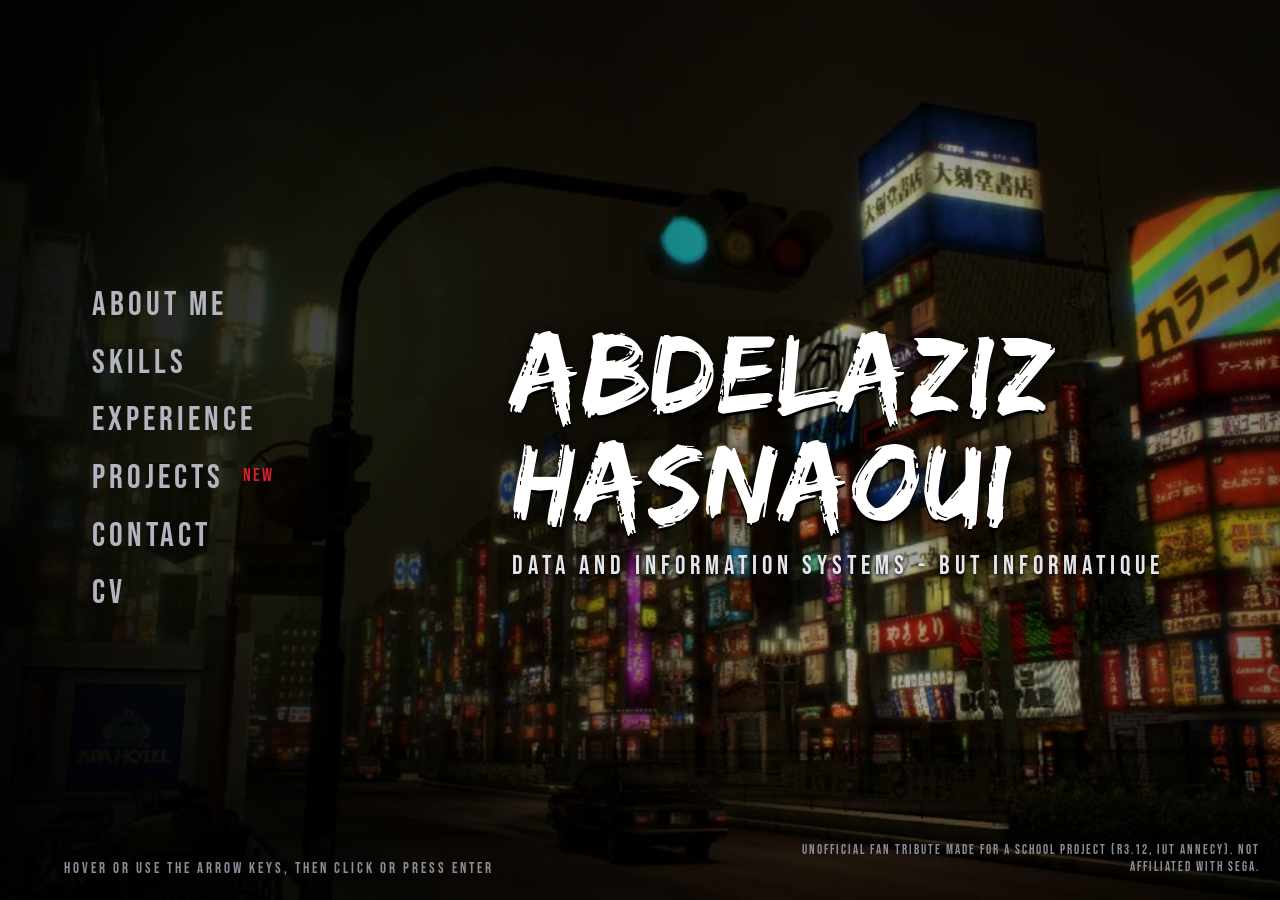
<file: index.html>
<!DOCTYPE html>
<html lang="en">
<head>
  <meta charset="utf-8">
  <meta name="viewport" content="width=device-width, initial-scale=1">
  <title>Abdelaziz Hasnaoui - Portfolio</title>
  <meta name="description" content="Portfolio of Abdelaziz Hasnaoui, BUT Informatique student (data track): about, skills, experience, projects and contact.">
  <link rel="stylesheet" href="style.css">
</head>
<body class="title-screen">

  <!-- vidéo en boucle (sans son) : une rue de Kamurocho la nuit -->
  <video class="bg-video" autoplay muted loop playsinline poster="assets/video/poster.jpg" aria-hidden="true">
    <source src="assets/video/kamurocho-loop.mp4" type="video/mp4">
  </video>
  <div class="title-shade" aria-hidden="true"></div>

  <h1 class="sr-only">Abdelaziz Hasnaoui - Portfolio</h1>

  <main class="title-layout">
    <!-- le menu : chaque lien a un titre (data-title) et un sous-titre (data-sub)
         que home.js affiche au centre quand on survole le lien -->
    <nav class="menu" aria-label="Main menu">
      <ul>
        <li><a href="about.html" data-title="Abdelaziz Hasnaoui" data-sub="Data and information systems - BUT Informatique">About me</a></li>
        <li><a href="skills.html" data-title="Skills" data-sub="SQL - Power BI - C# - Web - Scrum">Skills</a></li>
        <li><a href="experience.html" data-title="The story so far" data-sub="University projects and work experience">Experience</a></li>
        <li><a href="projects.html" data-title="Substories" data-sub="Four case files, filter by technology">Projects <span class="new">NEW</span></a></li>
        <li><a href="contact.html" data-title="Let's make a deal" data-sub="Internship from 5 April 2027">Contact</a></li>
        <li><a href="cv.html" data-title="My CV" data-sub="Read it here, then download the PDF">CV</a></li>
      </ul>
    </nav>

    <!-- le grand titre au centre -->
    <div class="title-box swap" id="titleBox" aria-hidden="true">
      <p class="title-text" id="titleText">Abdelaziz Hasnaoui</p>
      <p class="title-sub" id="titleSub">Data and information systems - BUT Informatique</p>
    </div>
  </main>

  <p class="hint">Hover or use the arrow keys, then click or press Enter</p>
  <p class="legal">Unofficial fan tribute made for a school project (R3.12, IUT Annecy). Not affiliated with SEGA.</p>

  <script src="video.js"></script>
  <script src="transition.js"></script>
  <script src="home.js"></script>
</body>
</html>
</file>
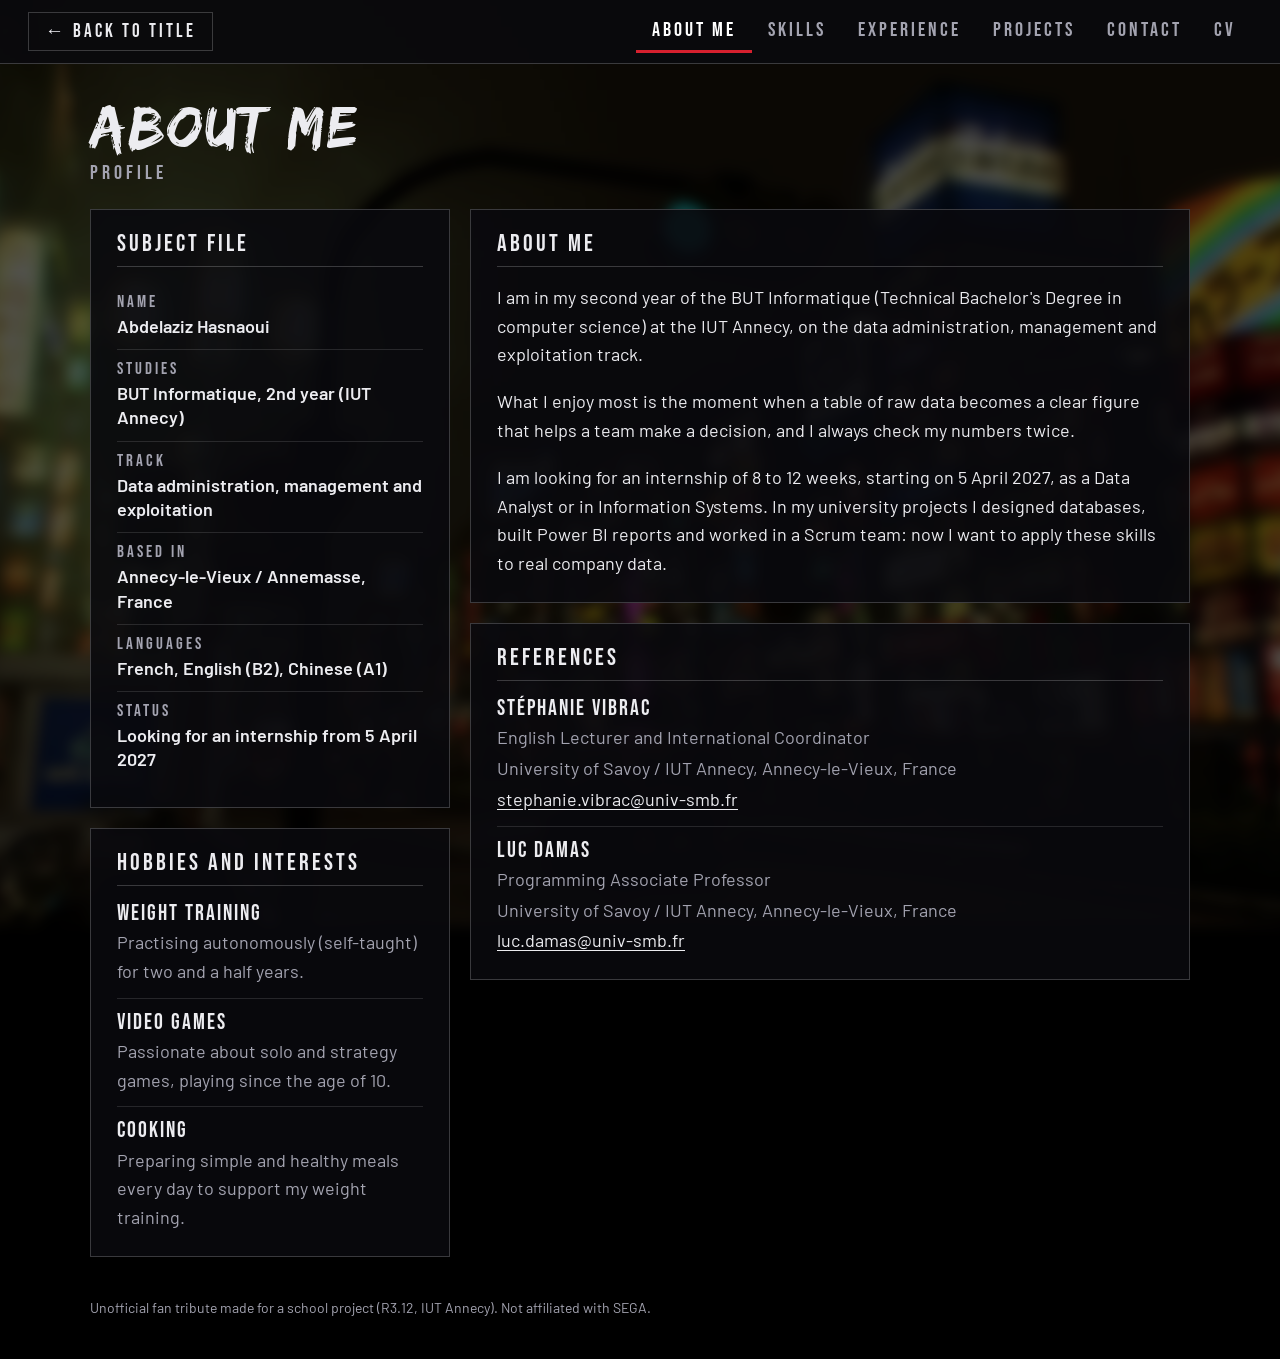
<file: about.html>
<!DOCTYPE html>
<html lang="en">
<head>
  <meta charset="utf-8">
  <meta name="viewport" content="width=device-width, initial-scale=1">
  <title>About me - Abdelaziz Hasnaoui</title>
  <link rel="stylesheet" href="style.css">
</head>
<body class="inner">

  <!-- vidéo de fond : fixe, assombrie et floue (voir style.css) -->
  <video class="bg-video" autoplay muted loop playsinline poster="assets/video/poster.jpg" aria-hidden="true">
    <source src="assets/video/kamurocho-loop.mp4" type="video/mp4">
  </video>

  <!-- barre du haut -->
  <header class="topbar">
    <a class="back" href="index.html">&larr; Back to Title</a>
    <nav aria-label="Pages">
      <a href="about.html" aria-current="page">About me</a>
      <a href="skills.html">Skills</a>
      <a href="experience.html">Experience</a>
      <a href="projects.html">Projects</a>
      <a href="contact.html">Contact</a>
      <a href="cv.html">CV</a>
    </nav>
  </header>

  <main class="page">
    <div class="page-head">
      <h1>About me</h1>
      <p>Profile</p>
    </div>

    <div class="two-columns">
      <!-- colonne de gauche -->
      <div>
        <section class="panel">
          <h2 class="panel-title">Subject file</h2>
          <dl class="facts">
            <div class="fact"><dt>Name</dt><dd>Abdelaziz Hasnaoui</dd></div>
            <div class="fact"><dt>Studies</dt><dd>BUT Informatique, 2nd year (IUT Annecy)</dd></div>
            <div class="fact"><dt>Track</dt><dd>Data administration, management and exploitation</dd></div>
            <div class="fact"><dt>Based in</dt><dd>Annecy-le-Vieux / Annemasse, France</dd></div>
            <div class="fact"><dt>Languages</dt><dd>French, English (B2), Chinese (A1)</dd></div>
            <div class="fact"><dt>Status</dt><dd>Looking for an internship from 5 April 2027</dd></div>
          </dl>
        </section>

        <section class="panel">
          <h2 class="panel-title">Hobbies and interests</h2>
          <ul class="rows">
            <li><strong>Weight training</strong><span>Practising autonomously (self-taught) for two and a half years.</span></li>
            <li><strong>Video games</strong><span>Passionate about solo and strategy games, playing since the age of 10.</span></li>
            <li><strong>Cooking</strong><span>Preparing simple and healthy meals every day to support my weight training.</span></li>
          </ul>
        </section>
      </div>

      <!-- colonne de droite -->
      <div>
        <section class="panel">
          <h2 class="panel-title">About me</h2>
          <div class="text">
            <p>I am in my second year of the BUT Informatique (Technical Bachelor's Degree in computer science) at the IUT Annecy, on the data administration, management and exploitation track.</p>
            <p>What I enjoy most is the moment when a table of raw data becomes a clear figure that helps a team make a decision, and I always check my numbers twice.</p>
            <p>I am looking for an internship of 8 to 12 weeks, starting on 5 April 2027, as a Data Analyst or in Information Systems. In my university projects I designed databases, built Power BI reports and worked in a Scrum team: now I want to apply these skills to real company data.</p>
          </div>
        </section>

        <section class="panel">
          <h2 class="panel-title">References</h2>
          <ul class="rows">
            <li>
              <strong>Stéphanie VIBRAC</strong>
              <span>English Lecturer and International Coordinator</span>
              <span class="muted">University of Savoy / IUT Annecy, Annecy-le-Vieux, France</span>
              <a href="mailto:stephanie.vibrac@univ-smb.fr">stephanie.vibrac@univ-smb.fr</a>
            </li>
            <li>
              <strong>Luc DAMAS</strong>
              <span>Programming Associate Professor</span>
              <span class="muted">University of Savoy / IUT Annecy, Annecy-le-Vieux, France</span>
              <a href="mailto:luc.damas@univ-smb.fr">luc.damas@univ-smb.fr</a>
            </li>
          </ul>
        </section>
      </div>
    </div>

    <p class="page-foot">Unofficial fan tribute made for a school project (R3.12, IUT Annecy). Not affiliated with SEGA.</p>
  </main>

  <script src="video.js"></script>
  <script src="transition.js"></script>
</body>
</html>
</file>
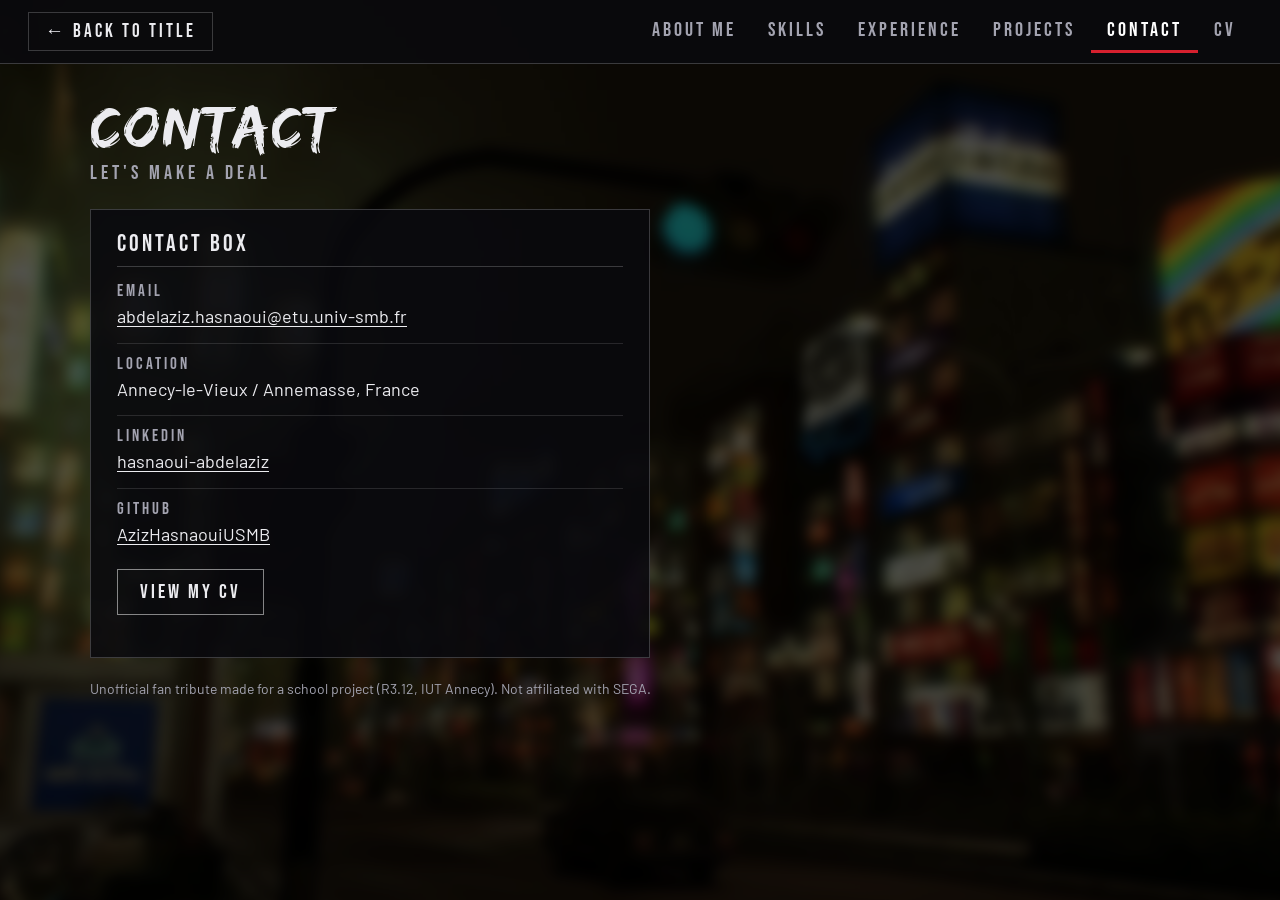
<file: contact.html>
<!DOCTYPE html>
<html lang="en">
<head>
  <meta charset="utf-8">
  <meta name="viewport" content="width=device-width, initial-scale=1">
  <title>Contact - Abdelaziz Hasnaoui</title>
  <link rel="stylesheet" href="style.css">
</head>
<body class="inner">

  <!-- vidéo de fond : fixe, assombrie et floue (voir style.css) -->
  <video class="bg-video" autoplay muted loop playsinline poster="assets/video/poster.jpg" aria-hidden="true">
    <source src="assets/video/kamurocho-loop.mp4" type="video/mp4">
  </video>

  <!-- barre du haut -->
  <header class="topbar">
    <a class="back" href="index.html">&larr; Back to Title</a>
    <nav aria-label="Pages">
      <a href="about.html">About me</a>
      <a href="skills.html">Skills</a>
      <a href="experience.html">Experience</a>
      <a href="projects.html">Projects</a>
      <a href="contact.html" aria-current="page">Contact</a>
      <a href="cv.html">CV</a>
    </nav>
  </header>

  <main class="page">
    <div class="page-head">
      <h1>Contact</h1>
      <p>Let's make a deal</p>
    </div>

    <section class="panel narrow">
      <h2 class="panel-title">Contact box</h2>
      <ul class="rows">
        <li><span class="label">Email</span><a href="mailto:abdelaziz.hasnaoui@etu.univ-smb.fr">abdelaziz.hasnaoui@etu.univ-smb.fr</a></li>
        <li><span class="label">Location</span><span>Annecy-le-Vieux / Annemasse, France</span></li>
        <li><span class="label">LinkedIn</span><a href="https://www.linkedin.com/in/hasnaoui-abdelaziz" target="_blank" rel="noopener">hasnaoui-abdelaziz</a></li>
        <li><span class="label">GitHub</span><a href="https://github.com/AzizHasnaouiUSMB" target="_blank" rel="noopener">AzizHasnaouiUSMB</a></li>
      </ul>
      <p><a class="button" href="cv.html">View my CV</a></p>
    </section>

    <p class="page-foot">Unofficial fan tribute made for a school project (R3.12, IUT Annecy). Not affiliated with SEGA.</p>
  </main>

  <script src="video.js"></script>
  <script src="transition.js"></script>
</body>
</html>
</file>
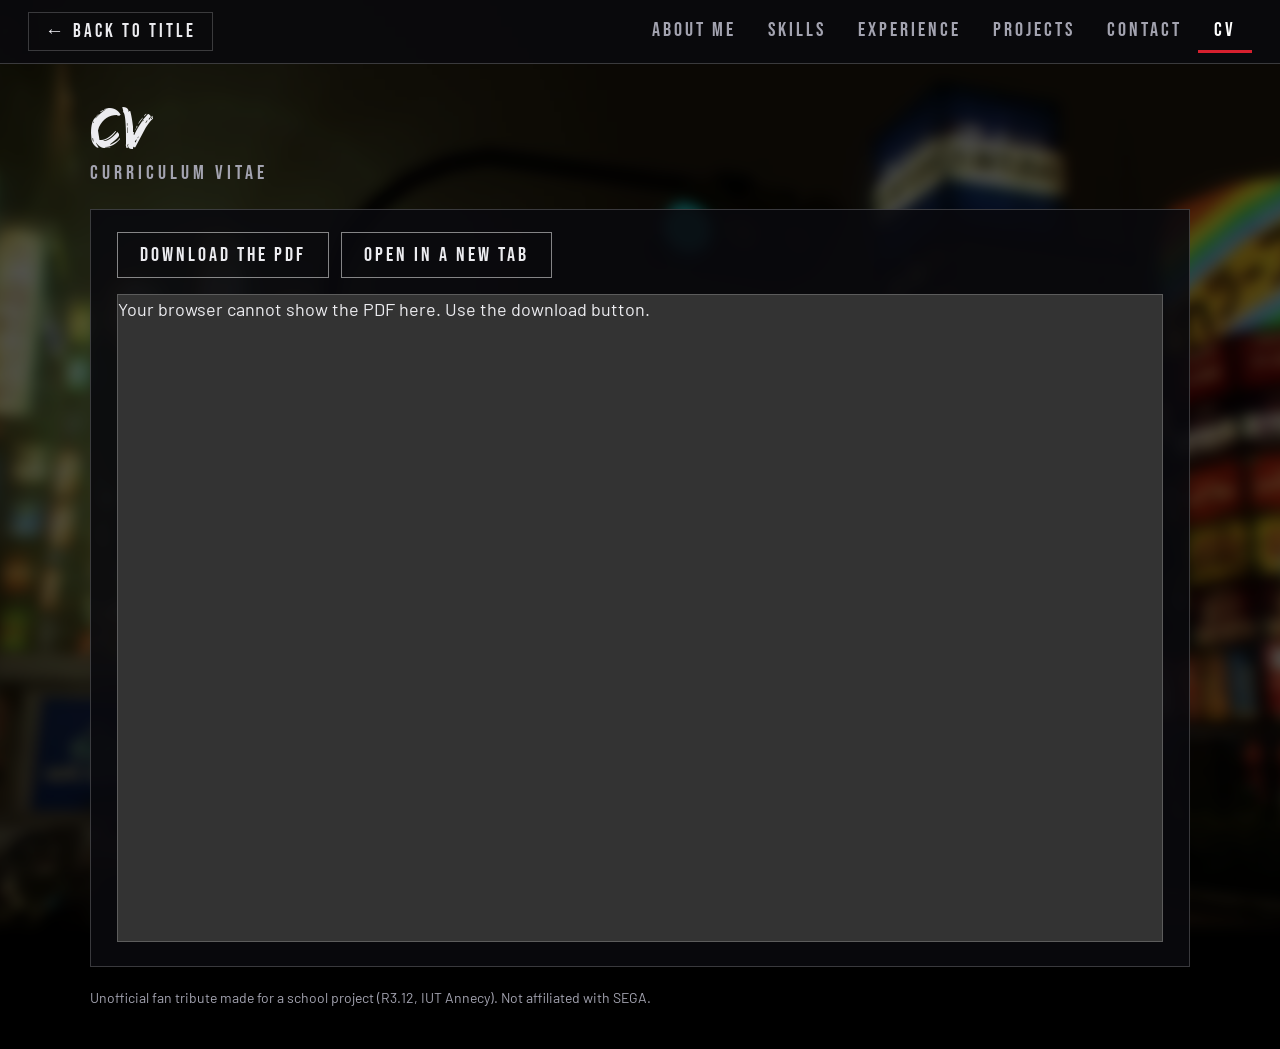
<file: cv.html>
<!DOCTYPE html>
<html lang="en">
<head>
  <meta charset="utf-8">
  <meta name="viewport" content="width=device-width, initial-scale=1">
  <title>CV - Abdelaziz Hasnaoui</title>
  <link rel="stylesheet" href="style.css">
</head>
<body class="inner">

  <!-- vidéo de fond : fixe, assombrie et floue (voir style.css) -->
  <video class="bg-video" autoplay muted loop playsinline poster="assets/video/poster.jpg" aria-hidden="true">
    <source src="assets/video/kamurocho-loop.mp4" type="video/mp4">
  </video>

  <!-- barre du haut -->
  <header class="topbar">
    <a class="back" href="index.html">&larr; Back to Title</a>
    <nav aria-label="Pages">
      <a href="about.html">About me</a>
      <a href="skills.html">Skills</a>
      <a href="experience.html">Experience</a>
      <a href="projects.html">Projects</a>
      <a href="contact.html">Contact</a>
      <a href="cv.html" aria-current="page">CV</a>
    </nav>
  </header>

  <main class="page">
    <div class="page-head">
      <h1>CV</h1>
      <p>Curriculum vitae</p>
    </div>

    <section class="panel">
      <p class="cv-buttons">
        <a class="button" href="assets/docs/Cv_Abdelaziz_International7.pdf" download>Download the PDF</a>
        <a class="button" href="assets/docs/Cv_Abdelaziz_International7.pdf" target="_blank" rel="noopener">Open in a new tab</a>
      </p>
      <object class="cv-frame" data="assets/docs/Cv_Abdelaziz_International7.pdf" type="application/pdf" aria-label="Preview of the CV">
        <p>Your browser cannot show the PDF here. Use the download button.</p>
      </object>
    </section>

    <p class="page-foot">Unofficial fan tribute made for a school project (R3.12, IUT Annecy). Not affiliated with SEGA.</p>
  </main>

  <script src="video.js"></script>
  <script src="transition.js"></script>
</body>
</html>
</file>
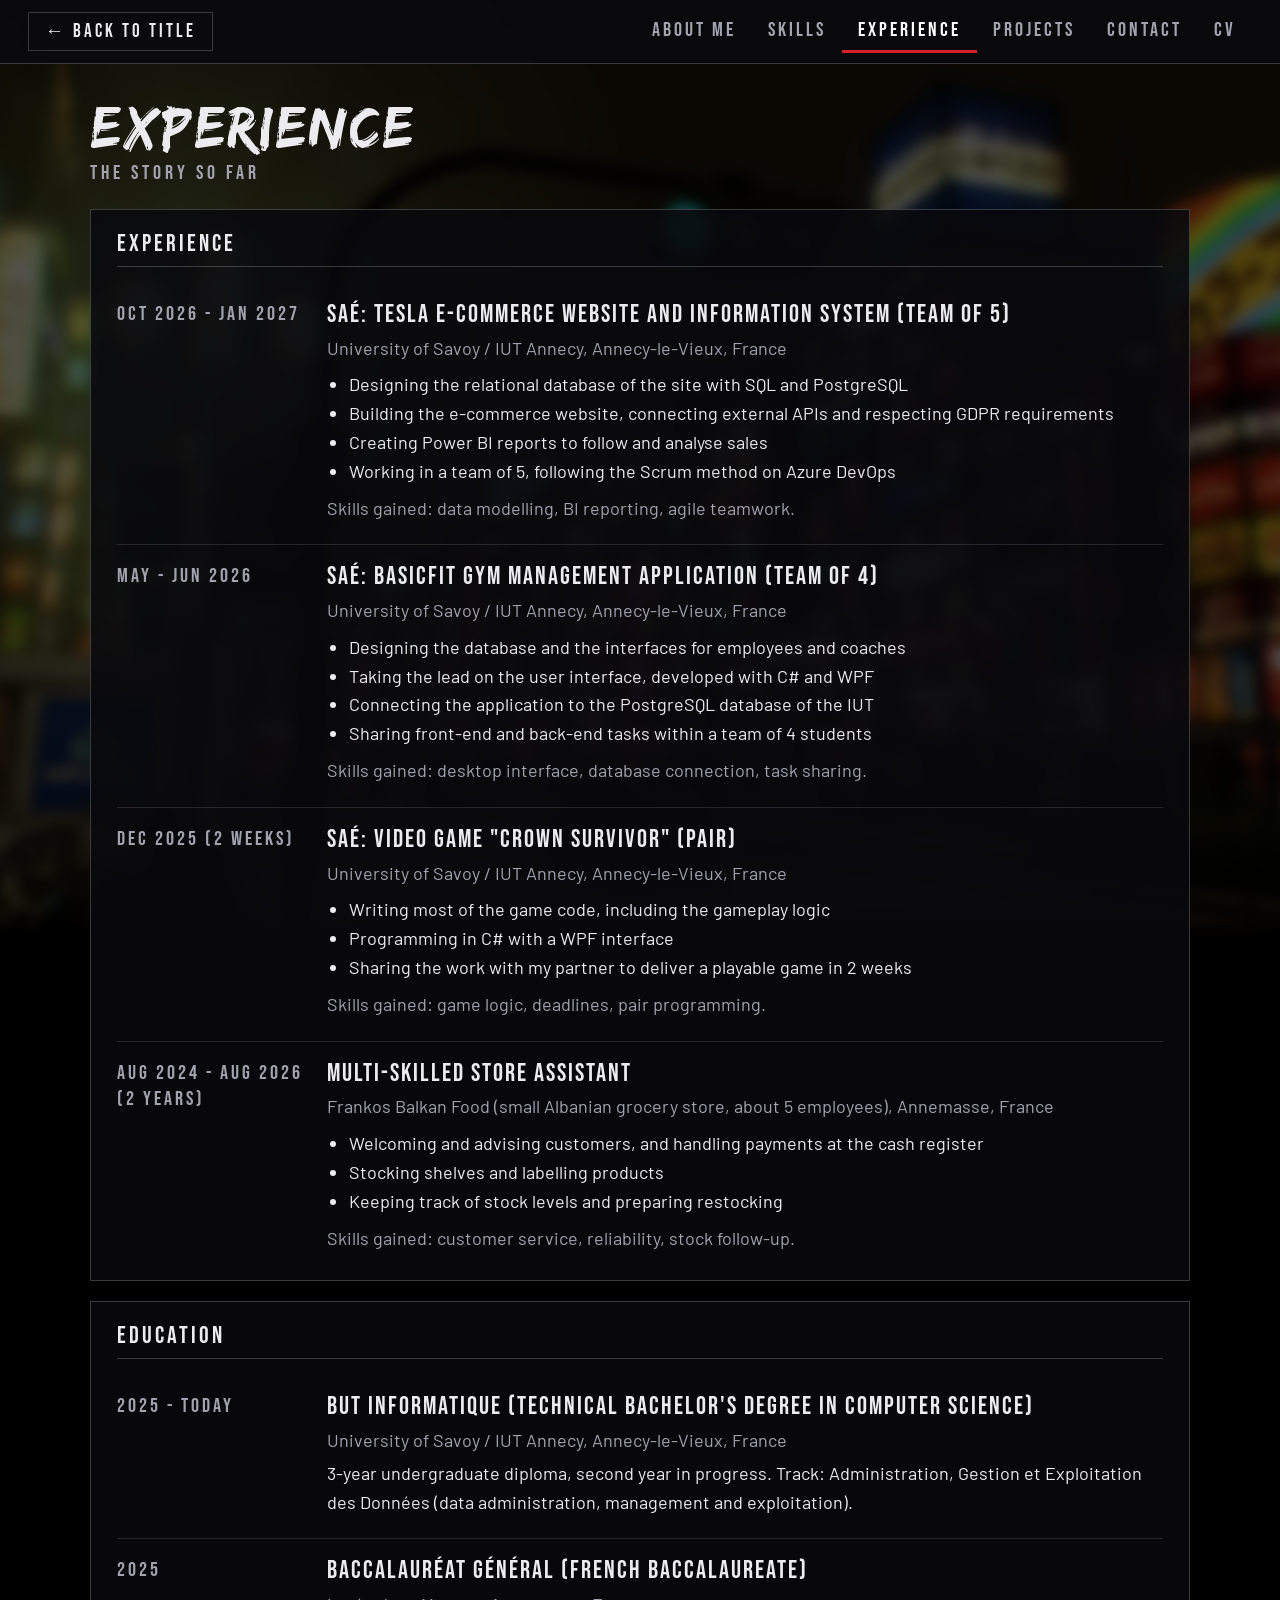
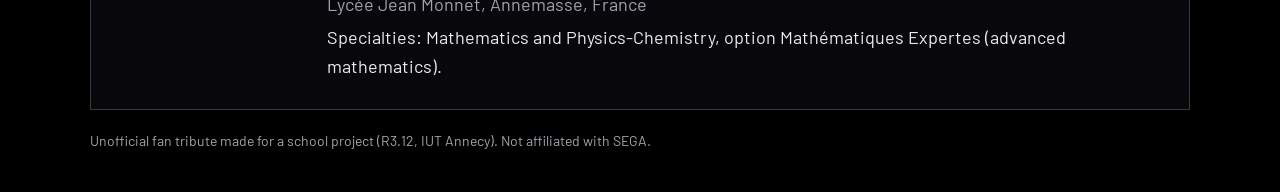
<file: experience.html>
<!DOCTYPE html>
<html lang="en">
<head>
  <meta charset="utf-8">
  <meta name="viewport" content="width=device-width, initial-scale=1">
  <title>Experience - Abdelaziz Hasnaoui</title>
  <link rel="stylesheet" href="style.css">
</head>
<body class="inner">

  <!-- vidéo de fond : fixe, assombrie et floue (voir style.css) -->
  <video class="bg-video" autoplay muted loop playsinline poster="assets/video/poster.jpg" aria-hidden="true">
    <source src="assets/video/kamurocho-loop.mp4" type="video/mp4">
  </video>

  <!-- barre du haut -->
  <header class="topbar">
    <a class="back" href="index.html">&larr; Back to Title</a>
    <nav aria-label="Pages">
      <a href="about.html">About me</a>
      <a href="skills.html">Skills</a>
      <a href="experience.html" aria-current="page">Experience</a>
      <a href="projects.html">Projects</a>
      <a href="contact.html">Contact</a>
      <a href="cv.html">CV</a>
    </nav>
  </header>

  <main class="page">
    <div class="page-head">
      <h1>Experience</h1>
      <p>The story so far</p>
    </div>

    <section class="panel">
      <h2 class="panel-title">Experience</h2>
      <article class="entry">
        <p class="entry-dates">Oct 2026 - Jan 2027</p>
        <div>
          <h3>SAÉ: Tesla e-commerce website and information system (team of 5)</h3>
          <p class="muted">University of Savoy / IUT Annecy, Annecy-le-Vieux, France</p>
          <ul>
            <li>Designing the relational database of the site with SQL and PostgreSQL</li>
            <li>Building the e-commerce website, connecting external APIs and respecting GDPR requirements</li>
            <li>Creating Power BI reports to follow and analyse sales</li>
            <li>Working in a team of 5, following the Scrum method on Azure DevOps</li>
          </ul>
          <p class="muted">Skills gained: data modelling, BI reporting, agile teamwork.</p>
        </div>
      </article>

      <article class="entry">
        <p class="entry-dates">May - Jun 2026</p>
        <div>
          <h3>SAÉ: BasicFit gym management application (team of 4)</h3>
          <p class="muted">University of Savoy / IUT Annecy, Annecy-le-Vieux, France</p>
          <ul>
            <li>Designing the database and the interfaces for employees and coaches</li>
            <li>Taking the lead on the user interface, developed with C# and WPF</li>
            <li>Connecting the application to the PostgreSQL database of the IUT</li>
            <li>Sharing front-end and back-end tasks within a team of 4 students</li>
          </ul>
          <p class="muted">Skills gained: desktop interface, database connection, task sharing.</p>
        </div>
      </article>

      <article class="entry">
        <p class="entry-dates">Dec 2025 (2 weeks)</p>
        <div>
          <h3>SAÉ: video game "Crown Survivor" (pair)</h3>
          <p class="muted">University of Savoy / IUT Annecy, Annecy-le-Vieux, France</p>
          <ul>
            <li>Writing most of the game code, including the gameplay logic</li>
            <li>Programming in C# with a WPF interface</li>
            <li>Sharing the work with my partner to deliver a playable game in 2 weeks</li>
          </ul>
          <p class="muted">Skills gained: game logic, deadlines, pair programming.</p>
        </div>
      </article>

      <article class="entry">
        <p class="entry-dates">Aug 2024 - Aug 2026 (2 years)</p>
        <div>
          <h3>Multi-skilled store assistant</h3>
          <p class="muted">Frankos Balkan Food (small Albanian grocery store, about 5 employees), Annemasse, France</p>
          <ul>
            <li>Welcoming and advising customers, and handling payments at the cash register</li>
            <li>Stocking shelves and labelling products</li>
            <li>Keeping track of stock levels and preparing restocking</li>
          </ul>
          <p class="muted">Skills gained: customer service, reliability, stock follow-up.</p>
        </div>
      </article>
    </section>

    <section class="panel">
      <h2 class="panel-title">Education</h2>
      <article class="entry">
        <p class="entry-dates">2025 - Today</p>
        <div>
          <h3>BUT Informatique (Technical Bachelor's Degree in computer science)</h3>
          <p class="muted">University of Savoy / IUT Annecy, Annecy-le-Vieux, France</p>
          <p>3-year undergraduate diploma, second year in progress. Track: Administration, Gestion et Exploitation des Données (data administration, management and exploitation).</p>
        </div>
      </article>

      <article class="entry">
        <p class="entry-dates">2025</p>
        <div>
          <h3>Baccalauréat Général (French Baccalaureate)</h3>
          <p class="muted">Lycée Jean Monnet, Annemasse, France</p>
          <p>Specialties: Mathematics and Physics-Chemistry, option Mathématiques Expertes (advanced mathematics).</p>
        </div>
      </article>
    </section>

    <p class="page-foot">Unofficial fan tribute made for a school project (R3.12, IUT Annecy). Not affiliated with SEGA.</p>
  </main>

  <script src="video.js"></script>
  <script src="transition.js"></script>
</body>
</html>
</file>
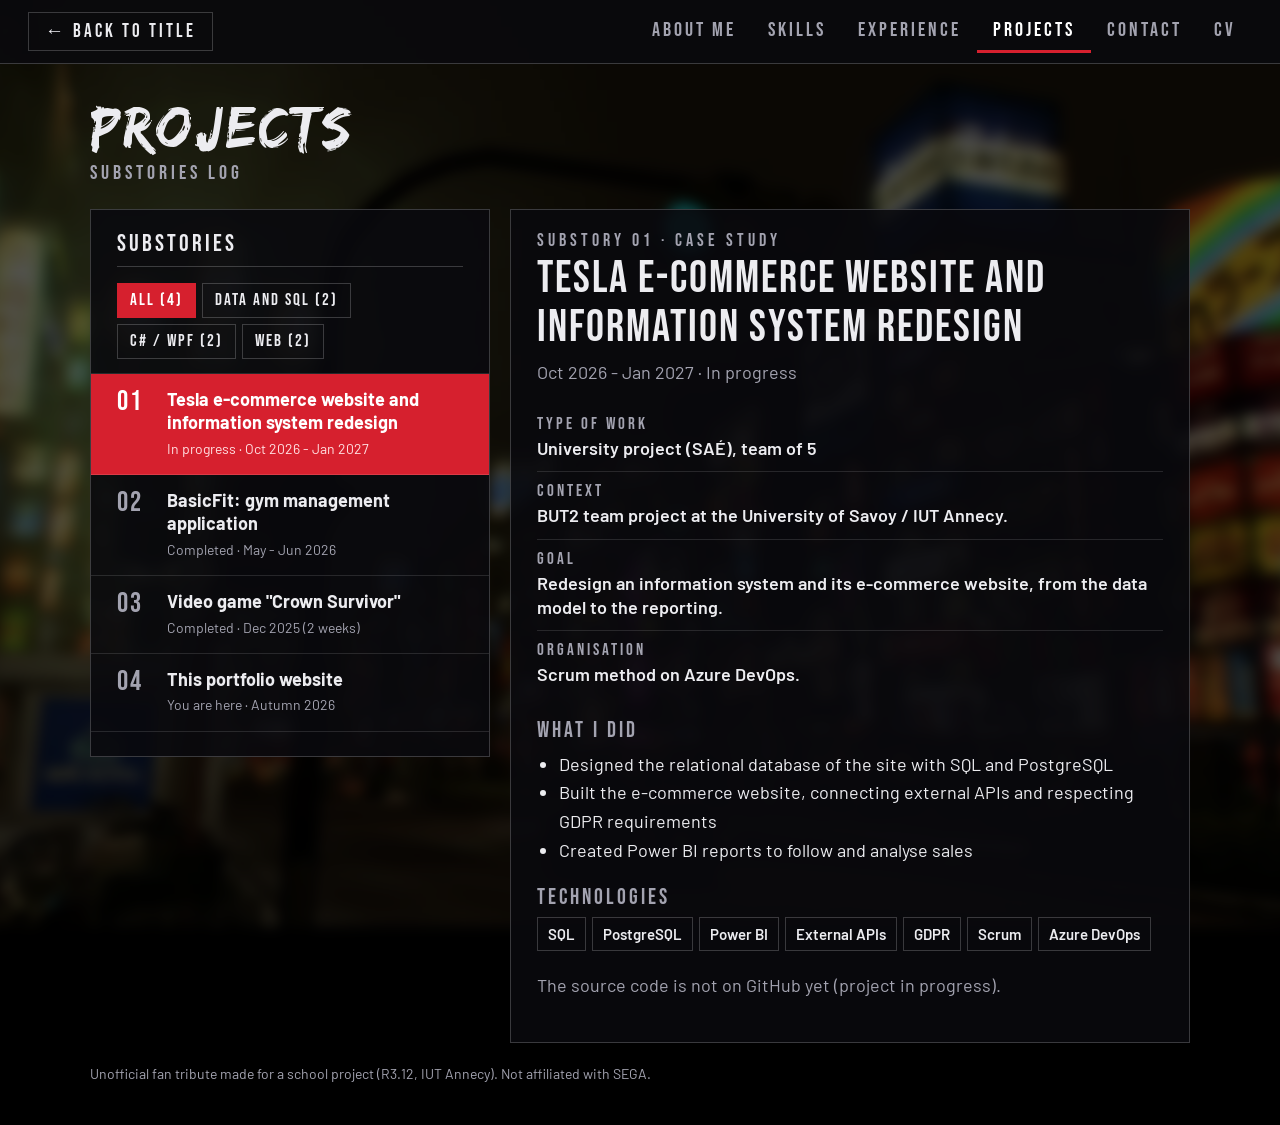
<file: projects.html>
<!DOCTYPE html>
<html lang="en">
<head>
  <meta charset="utf-8">
  <meta name="viewport" content="width=device-width, initial-scale=1">
  <title>Projects - Abdelaziz Hasnaoui</title>
  <link rel="stylesheet" href="style.css">
</head>
<body class="inner">

  <!-- vidéo de fond : fixe, assombrie et floue (voir style.css) -->
  <video class="bg-video" autoplay muted loop playsinline poster="assets/video/poster.jpg" aria-hidden="true">
    <source src="assets/video/kamurocho-loop.mp4" type="video/mp4">
  </video>

  <!-- barre du haut -->
  <header class="topbar">
    <a class="back" href="index.html">&larr; Back to Title</a>
    <nav aria-label="Pages">
      <a href="about.html">About me</a>
      <a href="skills.html">Skills</a>
      <a href="experience.html">Experience</a>
      <a href="projects.html" aria-current="page">Projects</a>
      <a href="contact.html">Contact</a>
      <a href="cv.html">CV</a>
    </nav>
  </header>

  <main class="page">
    <div class="page-head">
      <h1>Projects</h1>
      <p>Substories log</p>
    </div>

    <div class="log">
      <!-- à gauche : les filtres et la liste des projets -->
      <section class="panel log-list">
        <h2 class="panel-title">Substories</h2>

        <div class="filters" role="group" aria-label="Filter projects by technology">
          <button type="button" class="filter selected" data-filter="all">All (4)</button>
          <button type="button" class="filter" data-filter="data">Data and SQL (2)</button>
          <button type="button" class="filter" data-filter="csharp">C# / WPF (2)</button>
          <button type="button" class="filter" data-filter="web">Web (2)</button>
        </div>

        <ul class="log-items">
          <li>
            <button type="button" class="log-item selected" data-id="ecommerce" data-tags="data web">
              <span class="log-number">01</span>
              <span class="log-text"><span class="log-title">Tesla e-commerce website and information system redesign</span><span class="log-status">In progress &middot; Oct 2026 - Jan 2027</span></span>
            </button>
          </li>
          <li>
            <button type="button" class="log-item" data-id="gym" data-tags="data csharp">
              <span class="log-number">02</span>
              <span class="log-text"><span class="log-title">BasicFit: gym management application</span><span class="log-status">Completed &middot; May - Jun 2026</span></span>
            </button>
          </li>
          <li>
            <button type="button" class="log-item" data-id="crown" data-tags="csharp">
              <span class="log-number">03</span>
              <span class="log-text"><span class="log-title">Video game "Crown Survivor"</span><span class="log-status">Completed &middot; Dec 2025 (2 weeks)</span></span>
            </button>
          </li>
          <li>
            <button type="button" class="log-item" data-id="site" data-tags="web">
              <span class="log-number">04</span>
              <span class="log-text"><span class="log-title">This portfolio website</span><span class="log-status">You are here &middot; Autumn 2026</span></span>
            </button>
          </li>
        </ul>
      </section>

      <!-- à droite : la fiche du projet sélectionné (une seule est visible à la fois) -->
      <section class="panel" aria-live="polite">
        <article class="project" id="project-ecommerce">
          <p class="detail-number">Substory 01 &middot; Case study</p>
          <h2 class="detail-title">Tesla e-commerce website and information system redesign</h2>
          <p class="muted">Oct 2026 - Jan 2027 &middot; In progress</p>

          <!-- Pour ajouter une capture d'écran, enlever les 2 signes de commentaire autour de la ligne suivante
          <figure class="screenshot"><img src="assets/images/mon-image.png" alt="Screenshot of Tesla e-commerce website and information system redesign"></figure>
          -->

          <dl class="facts">
            <div class="fact"><dt>Type of work</dt><dd>University project (SAÉ), team of 5</dd></div>
            <div class="fact"><dt>Context</dt><dd>BUT2 team project at the University of Savoy / IUT Annecy.</dd></div>
            <div class="fact"><dt>Goal</dt><dd>Redesign an information system and its e-commerce website, from the data model to the reporting.</dd></div>
            <div class="fact"><dt>Organisation</dt><dd>Scrum method on Azure DevOps.</dd></div>
          </dl>

          <h3 class="detail-sub">What I did</h3>
          <ul class="bullets">
            <li>Designed the relational database of the site with SQL and PostgreSQL</li>
            <li>Built the e-commerce website, connecting external APIs and respecting GDPR requirements</li>
            <li>Created Power BI reports to follow and analyse sales</li>
          </ul>

          <h3 class="detail-sub">Technologies</h3>
          <ul class="techs">
            <li>SQL</li>
            <li>PostgreSQL</li>
            <li>Power BI</li>
            <li>External APIs</li>
            <li>GDPR</li>
            <li>Scrum</li>
            <li>Azure DevOps</li>
          </ul>

          <p class="muted">The source code is not on GitHub yet (project in progress).</p>
        </article>

        <article class="project" id="project-gym" hidden>
          <p class="detail-number">Substory 02</p>
          <h2 class="detail-title">BasicFit: gym management application</h2>
          <p class="muted">May - Jun 2026 &middot; Completed</p>

          <figure class="screenshot"><img src="assets/images/basicfit.png" alt="Screenshot of the BasicFit application: login screen"></figure>

          <dl class="facts">
            <div class="fact"><dt>Type of work</dt><dd>University project (SAÉ), team of 4</dd></div>
            <div class="fact"><dt>Context</dt><dd>Redesign of a gym management application for a fictitious client.</dd></div>
            <div class="fact"><dt>Goal</dt><dd>Give employees and coaches a desktop application connected to a database.</dd></div>
            <div class="fact"><dt>Organisation</dt><dd>Front-end and back-end tasks shared within a team of 4 students.</dd></div>
          </dl>

          <h3 class="detail-sub">What I did</h3>
          <ul class="bullets">
            <li>Designed the database and the interfaces for employees and coaches</li>
            <li>Took the lead on the user interface (C# / WPF)</li>
            <li>Connected the application to the PostgreSQL database of the IUT</li>
          </ul>

          <h3 class="detail-sub">Technologies</h3>
          <ul class="techs">
            <li>C#</li>
            <li>WPF</li>
            <li>PostgreSQL</li>
            <li>SQL</li>
          </ul>

          <p><a class="button" href="https://github.com/SawaHaki0/BasicFit_SAWADOGO-THOMAS-FORNES-HASNAOUI" target="_blank" rel="noopener">See on GitHub</a></p>
        </article>

        <article class="project" id="project-crown" hidden>
          <p class="detail-number">Substory 03</p>
          <h2 class="detail-title">Video game "Crown Survivor"</h2>
          <p class="muted">Dec 2025 (2 weeks) &middot; Completed</p>

          <figure class="screenshot"><img src="assets/images/crown-survivor.png" alt="Screenshot of the game Crown Survivor: a wave in progress"></figure>

          <dl class="facts">
            <div class="fact"><dt>Type of work</dt><dd>University project (SAÉ), pair</dd></div>
            <div class="fact"><dt>Context</dt><dd>Two-week university project in pairs, for a fictitious client.</dd></div>
            <div class="fact"><dt>Goal</dt><dd>Deliver a playable survival game.</dd></div>
            <div class="fact"><dt>Organisation</dt><dd>Work shared with my partner to deliver on time.</dd></div>
          </dl>

          <h3 class="detail-sub">What I did</h3>
          <ul class="bullets">
            <li>Wrote most of the game code, including the gameplay logic</li>
            <li>Programmed the game in C# with a WPF interface</li>
          </ul>

          <h3 class="detail-sub">Technologies</h3>
          <ul class="techs">
            <li>C#</li>
            <li>WPF</li>
            <li>Game logic</li>
          </ul>

          <p><a class="button" href="https://github.com/AzizHasnaouiUSMB/CrownSurvivor" target="_blank" rel="noopener">See on GitHub</a></p>
        </article>

        <article class="project" id="project-site" hidden>
          <p class="detail-number">Substory 04</p>
          <h2 class="detail-title">This portfolio website</h2>
          <p class="muted">Autumn 2026 &middot; You are here</p>

          <figure class="screenshot"><img src="assets/images/portfolio-site.png" alt="Screenshot of this portfolio: the title screen"></figure>

          <dl class="facts">
            <div class="fact"><dt>Type of work</dt><dd>Individual project, English course R3.12</dd></div>
            <div class="fact"><dt>Context</dt><dd>Portfolio required by the professional English course (R3.12) at the IUT Annecy.</dd></div>
            <div class="fact"><dt>Goal</dt><dd>Present my CV and my projects in a memorable way, with a night-city theme inspired by the Yakuza / Like a Dragon games.</dd></div>
            <div class="fact"><dt>Organisation</dt><dd>Individual work, static site without any framework.</dd></div>
          </dl>

          <h3 class="detail-sub">What I did</h3>
          <ul class="bullets">
            <li>Designed the neon night-city interface (animated rain, skyline, glowing signs)</li>
            <li>Wrote the project filters, the case-file windows and the PDF CV viewer in plain JavaScript</li>
            <li>Made the layout responsive and keyboard-accessible</li>
          </ul>

          <h3 class="detail-sub">Technologies</h3>
          <ul class="techs">
            <li>HTML5</li>
            <li>CSS3</li>
            <li>JavaScript</li>
          </ul>

          <p class="cv-buttons">
            <a class="button" href="https://azizhasnaouiusmb.github.io/Portfolio-Aziz-Yakuza/" target="_blank" rel="noopener">Open the live site</a>
            <a class="button" href="https://github.com/AzizHasnaouiUSMB/Portfolio-Aziz-Yakuza" target="_blank" rel="noopener">See on GitHub</a>
          </p>
        </article>
      </section>
    </div>

    <p class="page-foot">Unofficial fan tribute made for a school project (R3.12, IUT Annecy). Not affiliated with SEGA.</p>
  </main>

  <script src="video.js"></script>
  <script src="transition.js"></script>
  <script src="projects.js"></script>
</body>
</html>
</file>
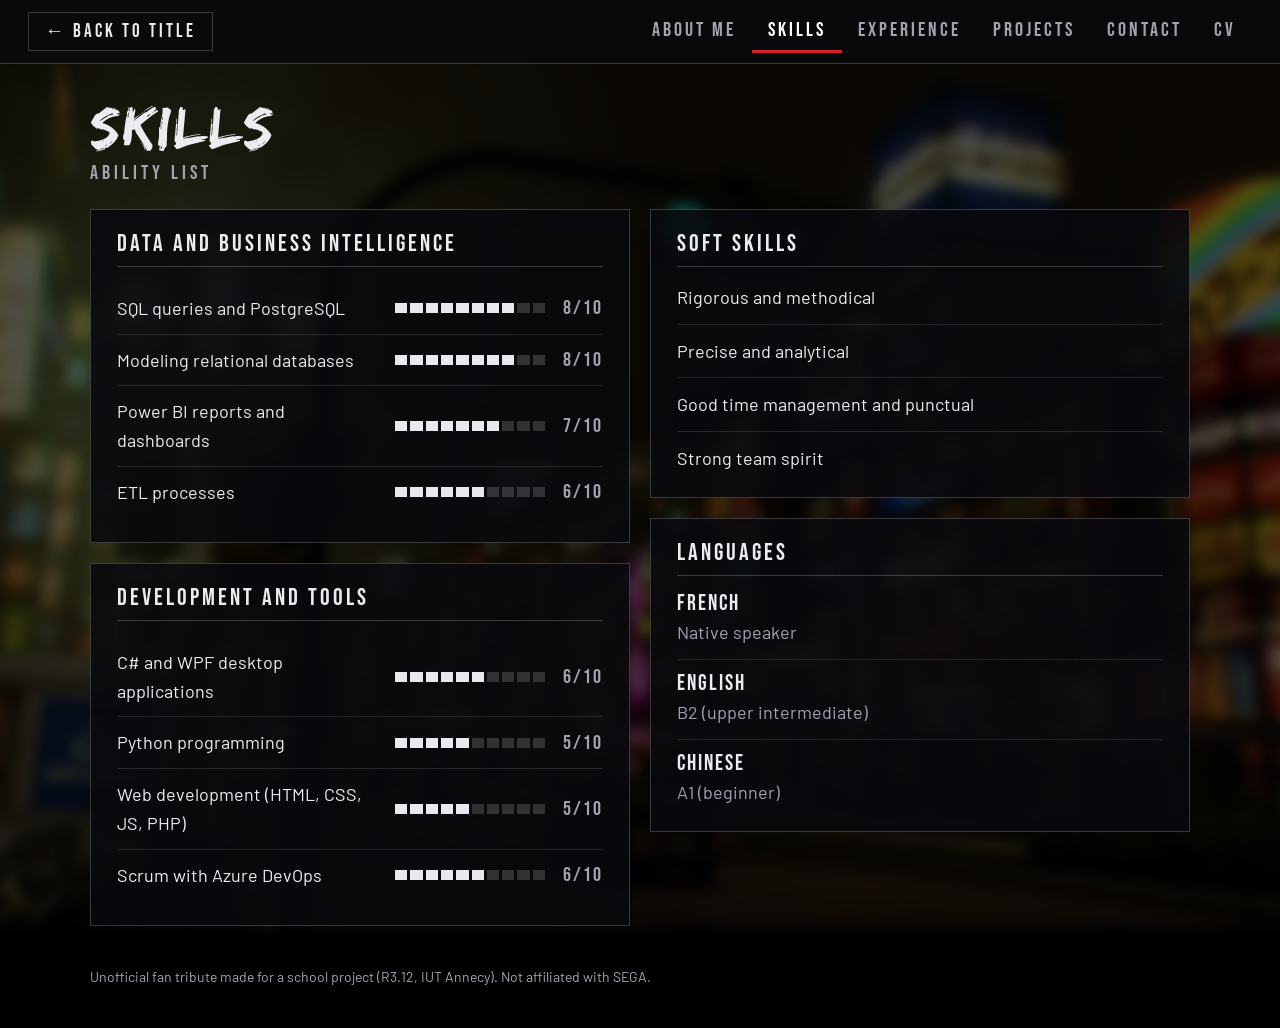
<file: skills.html>
<!DOCTYPE html>
<html lang="en">
<head>
  <meta charset="utf-8">
  <meta name="viewport" content="width=device-width, initial-scale=1">
  <title>Skills - Abdelaziz Hasnaoui</title>
  <link rel="stylesheet" href="style.css">
</head>
<body class="inner">

  <!-- vidéo de fond : fixe, assombrie et floue (voir style.css) -->
  <video class="bg-video" autoplay muted loop playsinline poster="assets/video/poster.jpg" aria-hidden="true">
    <source src="assets/video/kamurocho-loop.mp4" type="video/mp4">
  </video>

  <!-- barre du haut -->
  <header class="topbar">
    <a class="back" href="index.html">&larr; Back to Title</a>
    <nav aria-label="Pages">
      <a href="about.html">About me</a>
      <a href="skills.html" aria-current="page">Skills</a>
      <a href="experience.html">Experience</a>
      <a href="projects.html">Projects</a>
      <a href="contact.html">Contact</a>
      <a href="cv.html">CV</a>
    </nav>
  </header>

  <main class="page">
    <div class="page-head">
      <h1>Skills</h1>
      <p>Ability list</p>
    </div>

    <div class="two-columns even">
      <!-- colonne de gauche : compétences techniques
           (le nombre de <i class="on"> = le niveau sur 10) -->
      <div>
        <section class="panel">
          <h2 class="panel-title">Data and Business Intelligence</h2>
          <ul class="abilities">
            <li>
              <span class="ability-name">SQL queries and PostgreSQL</span>
              <span class="meter" role="img" aria-label="Level 8 out of 10"><i class="on"></i><i class="on"></i><i class="on"></i><i class="on"></i><i class="on"></i><i class="on"></i><i class="on"></i><i class="on"></i><i></i><i></i></span>
              <span class="ability-level">8/10</span>
            </li>
            <li>
              <span class="ability-name">Modeling relational databases</span>
              <span class="meter" role="img" aria-label="Level 8 out of 10"><i class="on"></i><i class="on"></i><i class="on"></i><i class="on"></i><i class="on"></i><i class="on"></i><i class="on"></i><i class="on"></i><i></i><i></i></span>
              <span class="ability-level">8/10</span>
            </li>
            <li>
              <span class="ability-name">Power BI reports and dashboards</span>
              <span class="meter" role="img" aria-label="Level 7 out of 10"><i class="on"></i><i class="on"></i><i class="on"></i><i class="on"></i><i class="on"></i><i class="on"></i><i class="on"></i><i></i><i></i><i></i></span>
              <span class="ability-level">7/10</span>
            </li>
            <li>
              <span class="ability-name">ETL processes</span>
              <span class="meter" role="img" aria-label="Level 6 out of 10"><i class="on"></i><i class="on"></i><i class="on"></i><i class="on"></i><i class="on"></i><i class="on"></i><i></i><i></i><i></i><i></i></span>
              <span class="ability-level">6/10</span>
            </li>
          </ul>
        </section>

        <section class="panel">
          <h2 class="panel-title">Development and tools</h2>
          <ul class="abilities">
            <li>
              <span class="ability-name">C# and WPF desktop applications</span>
              <span class="meter" role="img" aria-label="Level 6 out of 10"><i class="on"></i><i class="on"></i><i class="on"></i><i class="on"></i><i class="on"></i><i class="on"></i><i></i><i></i><i></i><i></i></span>
              <span class="ability-level">6/10</span>
            </li>
            <li>
              <span class="ability-name">Python programming</span>
              <span class="meter" role="img" aria-label="Level 5 out of 10"><i class="on"></i><i class="on"></i><i class="on"></i><i class="on"></i><i class="on"></i><i></i><i></i><i></i><i></i><i></i></span>
              <span class="ability-level">5/10</span>
            </li>
            <li>
              <span class="ability-name">Web development (HTML, CSS, JS, PHP)</span>
              <span class="meter" role="img" aria-label="Level 5 out of 10"><i class="on"></i><i class="on"></i><i class="on"></i><i class="on"></i><i class="on"></i><i></i><i></i><i></i><i></i><i></i></span>
              <span class="ability-level">5/10</span>
            </li>
            <li>
              <span class="ability-name">Scrum with Azure DevOps</span>
              <span class="meter" role="img" aria-label="Level 6 out of 10"><i class="on"></i><i class="on"></i><i class="on"></i><i class="on"></i><i class="on"></i><i class="on"></i><i></i><i></i><i></i><i></i></span>
              <span class="ability-level">6/10</span>
            </li>
          </ul>
        </section>
      </div>

      <!-- colonne de droite -->
      <div>
        <section class="panel">
          <h2 class="panel-title">Soft skills</h2>
          <ul class="rows">
            <li>Rigorous and methodical</li>
            <li>Precise and analytical</li>
            <li>Good time management and punctual</li>
            <li>Strong team spirit</li>
          </ul>
        </section>

        <section class="panel">
          <h2 class="panel-title">Languages</h2>
          <ul class="rows">
            <li><strong>French</strong><span>Native speaker</span></li>
            <li><strong>English</strong><span>B2 (upper intermediate)</span></li>
            <li><strong>Chinese</strong><span>A1 (beginner)</span></li>
          </ul>
        </section>
      </div>
    </div>

    <p class="page-foot">Unofficial fan tribute made for a school project (R3.12, IUT Annecy). Not affiliated with SEGA.</p>
  </main>

  <script src="video.js"></script>
  <script src="transition.js"></script>
</body>
</html>
</file>
<file: style.css>
/* style.css : le style de toutes les pages du site.

   L'idée : un menu de jeu. Des panneaux sombres avec une fine bordure,
   et le rouge seulement pour ce qui est sélectionné.

   Le fichier est rangé dans cet ordre :
     1. Polices et couleurs
     2. Vidéo de fond
     3. Page d'accueil (index.html)
     4. Pages internes : barre du haut, titre, panneaux
     5. Petits éléments : fiche profil, listes, boutons
     6. Téléphone (petits écrans)
*/

/* ---------- 1. Polices, couleurs et base ---------- */
@font-face { font-family: "Edo";   src: url(assets/fonts/edosz.ttf) format("truetype"); font-display: swap; }
@font-face { font-family: "Bebas"; src: url(assets/fonts/bebas-neue-latin-400-normal.woff2) format("woff2"); font-display: swap; }
@font-face { font-family: "Barlow"; src: url(assets/fonts/barlow-latin-400-normal.woff2) format("woff2"); font-weight: 400; font-display: swap; }
@font-face { font-family: "Barlow"; src: url(assets/fonts/barlow-latin-600-normal.woff2) format("woff2"); font-weight: 600; font-display: swap; }
@font-face { font-family: "Barlow"; src: url(assets/fonts/barlow-latin-700-normal.woff2) format("woff2"); font-weight: 700; font-display: swap; }

:root {
  --red: #d6202e;                    /* réservé à l'élément actif / sélectionné */
  --text: #ececf0;
  --muted: #a3a3b0;
  --line: rgba(255, 255, 255, 0.2);  /* fines bordures */
  --line-soft: rgba(255, 255, 255, 0.12);
  --panel: rgba(10, 10, 14, 0.88);   /* panneaux semi-transparents */

  --font-title: "Edo", Impact, sans-serif;
  --font-label: "Bebas", "Arial Narrow", sans-serif;
  --font-body: "Barlow", "Segoe UI", Arial, sans-serif;
}

* { box-sizing: border-box; }
[hidden] { display: none !important; }

body {
  margin: 0;
  background: #000;
  color: var(--text);
  font: 400 18px/1.6 var(--font-body);
}
a { color: var(--text); }
a:hover { color: #fff; }
p { margin: 0 0 1em; }
:focus-visible { outline: 2px solid #fff; outline-offset: 3px; }

.sr-only { position: absolute; width: 1px; height: 1px; overflow: hidden; clip: rect(0 0 0 0); white-space: nowrap; }
.muted { color: var(--muted); }


/* ---------- 2. Vidéo de fond ---------- */
.bg-video {
  position: fixed; inset: 0; width: 100%; height: 100%;
  object-fit: cover; z-index: -2;
}
/* pages internes : très sombre et légèrement floue */
.inner .bg-video {
  filter: blur(6px) brightness(0.32);
  transform: scale(1.06);          /* cache les bords flous */
}


/* ---------- 3. Écran titre (index.html) ---------- */
.title-screen { height: 100vh; overflow: hidden; }
.title-screen .bg-video { filter: brightness(0.8); }

/* dégradé sombre à gauche pour bien lire le menu */
.title-shade {
  position: fixed; inset: 0; z-index: -1; pointer-events: none;
  background:
    linear-gradient(90deg, rgba(0, 0, 0, 0.9) 0%, rgba(0, 0, 0, 0.6) 32%, rgba(0, 0, 0, 0.15) 65%, rgba(0, 0, 0, 0.35) 100%),
    radial-gradient(ellipse at 60% 50%, transparent 45%, rgba(0, 0, 0, 0.6) 100%);
}

.title-layout { position: relative; height: 100vh; display: flex; align-items: center; }

/* le menu à gauche */
.menu { margin-left: max(5vw, 24px); width: min(340px, 90vw); }
.menu ul { list-style: none; margin: 0; padding: 0; }
.menu a {
  display: block; padding: 12px 24px; text-decoration: none;
  font: 400 clamp(1.6rem, 3vw, 2.1rem)/1 var(--font-label); letter-spacing: 4px; text-transform: uppercase;
  color: #b4b4c0; border-left: 4px solid transparent;
}
/* le bouton survolé / sélectionné : barre rouge, comme dans le menu du jeu */
.menu a:hover, .menu a:focus-visible {
  background: var(--red); color: #fff; border-left-color: #fff; outline: none;
}
.menu .new { margin-left: 10px; font-size: 0.55em; letter-spacing: 2px; color: var(--red); vertical-align: middle; }
.menu a:hover .new, .menu a:focus-visible .new { color: #fff; }

/* le grand titre (police Edo SZ) au centre */
.title-box { position: absolute; left: 40%; right: 3%; top: 50%; transform: translateY(-50%); pointer-events: none; }
.title-text {
  margin: 0; font: 400 clamp(3.4rem, 9vw, 8.5rem)/0.95 var(--font-title); text-transform: uppercase; letter-spacing: 2px;
  color: #fff; text-shadow: 0 3px 0 #000, 0 0 18px rgba(0, 0, 0, 0.8);
}
.title-sub {
  margin: 16px 0 0; font: 400 clamp(1.1rem, 2vw, 1.6rem)/1.2 var(--font-label); letter-spacing: 5px; text-transform: uppercase;
  color: #e4e4ea; text-shadow: 0 2px 4px #000;
}
/* petite animation à chaque changement de titre */
.title-box.swap .title-text, .title-box.swap .title-sub { animation: titleIn 0.3s ease-out; }
@keyframes titleIn { from { opacity: 0; transform: translateX(-24px); } to { opacity: 1; transform: none; } }

.hint, .legal { position: fixed; margin: 0; font: 400 15px/1 var(--font-label); letter-spacing: 3px; text-transform: uppercase; color: #8d8d99; }
.hint { left: max(5vw, 24px); bottom: 24px; }
.legal { right: 20px; bottom: 24px; font-size: 13px; letter-spacing: 2px; text-align: right; max-width: 40vw; line-height: 1.3; }
.noscript { position: fixed; top: 20px; left: 20px; }


/* ---------- 4. Pages internes ---------- */
/* barre du haut : minimaliste */
.topbar {
  position: fixed; top: 0; left: 0; right: 0; z-index: 10;
  display: flex; align-items: center; justify-content: space-between; gap: 16px; flex-wrap: wrap;
  padding: 10px 28px;
  background: rgba(10, 10, 14, 0.92); border-bottom: 1px solid var(--line);
}
.topbar a { text-decoration: none; }
.back {
  font: 400 19px/1 var(--font-label); letter-spacing: 3px; text-transform: uppercase;
  padding: 9px 16px; border: 1px solid var(--line);
}
.back:hover, .back:focus-visible { border-color: #fff; }
.topbar nav { display: flex; flex-wrap: wrap; }
.topbar nav a {
  padding: 10px 16px; font: 400 20px/1 var(--font-label); letter-spacing: 3px; text-transform: uppercase;
  color: var(--muted); border-bottom: 3px solid transparent;
}
.topbar nav a:hover, .topbar nav a:focus-visible { color: #fff; border-bottom-color: var(--line); }
/* la page actuelle = l'onglet sélectionné = rouge */
.topbar nav a[aria-current="page"] { color: #fff; border-bottom-color: var(--red); }

/* contenu de la page */
.page { width: min(1100px, 100% - 40px); margin: 0 auto; padding: 96px 0 40px; }
.page-head { margin-bottom: 26px; }
.page-head h1 { margin: 0; font: 400 clamp(2.4rem, 6vw, 3.8rem)/1 var(--font-title); text-transform: uppercase; letter-spacing: 2px; }
.page-head p { margin: 6px 0 0; font: 400 20px/1 var(--font-label); letter-spacing: 4px; text-transform: uppercase; color: var(--muted); }
.page-foot { margin: 20px 0 0; font-size: 14px; color: var(--muted); }

/* un panneau : noir semi-transparent, bordure fine */
.panel {
  background: var(--panel); border: 1px solid var(--line);
  padding: 22px 26px 24px; margin-bottom: 20px;
}
.panel-title {
  margin: 0 0 16px; padding-bottom: 10px;
  font: 400 24px/1 var(--font-label); letter-spacing: 3px; text-transform: uppercase;
  border-bottom: 1px solid var(--line);
}

.two-columns { display: grid; grid-template-columns: 360px 1fr; gap: 20px; align-items: start; }
.two-columns > * { min-width: 0; }


/* ---------- 5. Composants ---------- */
/* fiche profil : une ligne par information */
.facts { margin: 0; }
.fact { padding: 11px 0; border-bottom: 1px solid var(--line-soft); }
.fact:last-child { border-bottom: 0; }
.fact dt { font: 400 17px/1 var(--font-label); letter-spacing: 3px; text-transform: uppercase; color: var(--muted); margin-bottom: 3px; }
.fact dd { margin: 0; font-weight: 600; line-height: 1.35; }

/* liste de lignes (hobbies, références) */
.rows { list-style: none; margin: 0; padding: 0; }
.rows li { display: flex; flex-direction: column; gap: 2px; padding: 12px 0; border-bottom: 1px solid var(--line-soft); }
.rows li:first-child { padding-top: 0; }
.rows li:last-child { border-bottom: 0; padding-bottom: 0; }
.rows strong { font: 400 22px/1.1 var(--font-label); letter-spacing: 2px; text-transform: uppercase; }
.rows a { color: var(--text); text-underline-offset: 3px; }

.text p:last-child { margin-bottom: 0; }


/* ---------- 5b. Petits éléments des autres pages ---------- */
.two-columns.even { grid-template-columns: 1fr 1fr; }

/* boutons : rectangle à fine bordure (pas de rouge : le rouge est pour la sélection) */
.button {
  display: inline-block; cursor: pointer; text-decoration: none;
  font: 400 20px/1 var(--font-label); letter-spacing: 3px; text-transform: uppercase;
  color: var(--text); background: transparent; border: 1px solid rgba(255, 255, 255, 0.5); padding: 12px 22px;
}
.button:hover, .button:focus-visible { background: #fff; color: #000; border-color: #fff; }

/* petit libellé gris au-dessus d'une valeur (contact) */
.label { font: 400 17px/1 var(--font-label); letter-spacing: 3px; text-transform: uppercase; color: var(--muted); }

/* page Skills : liste de capacités */
.abilities { list-style: none; margin: 0; padding: 0; }
.abilities li { display: grid; grid-template-columns: 1fr 150px 44px; align-items: center; gap: 14px; padding: 11px 0; border-bottom: 1px solid var(--line-soft); }
.abilities li:last-child { border-bottom: 0; }
.ability-level { font: 400 20px/1 var(--font-label); letter-spacing: 2px; text-align: right; color: var(--muted); }
.meter { display: grid; grid-template-columns: repeat(10, 1fr); gap: 3px; }
.meter i { height: 10px; background: rgba(255, 255, 255, 0.16); }
.meter i.on { background: #e8e8ee; }
.rows li > strong + span { color: var(--muted); }

/* page Experience : une ligne par étape, dates à gauche */
.entry { display: grid; grid-template-columns: 190px 1fr; gap: 20px; padding: 18px 0; border-bottom: 1px solid var(--line-soft); }
.entry:first-child { padding-top: 0; }
.entry:last-child { border-bottom: 0; padding-bottom: 0; }
.entry-dates { margin: 0; font: 400 20px/1.3 var(--font-label); letter-spacing: 3px; text-transform: uppercase; color: var(--muted); }
.entry h3 { margin: 0 0 4px; font: 400 25px/1.15 var(--font-label); letter-spacing: 2px; text-transform: uppercase; }
.entry ul { margin: 8px 0; padding-left: 1.2em; }
.entry p { margin: 0 0 4px; }

/* page Projects : journal des Substories */
.log { display: grid; grid-template-columns: 400px 1fr; gap: 20px; align-items: start; }
.log > * { min-width: 0; }
.log .panel { margin-bottom: 0; }
.filters { display: flex; flex-wrap: wrap; gap: 6px; margin-bottom: 14px; }
.filter {
  font: 400 17px/1 var(--font-label); letter-spacing: 2px; text-transform: uppercase; cursor: pointer;
  color: var(--text); background: transparent; border: 1px solid var(--line); padding: 8px 12px;
}
.filter:hover { border-color: #fff; }
.filter.selected { background: var(--red); border-color: var(--red); color: #fff; }

.log-items { list-style: none; margin: 0 -26px; padding: 0; border-top: 1px solid var(--line-soft); }
.log-item {
  display: flex; align-items: flex-start; gap: 16px; width: 100%; text-align: left; cursor: pointer;
  font: inherit; color: var(--text); background: transparent; border: 0; border-bottom: 1px solid var(--line-soft);
  padding: 14px 26px;
}
.log-item:hover { background: rgba(255, 255, 255, 0.08); }
.log-item.selected { background: var(--red); color: #fff; }
.log-number { font: 400 28px/1 var(--font-label); letter-spacing: 2px; color: var(--muted); min-width: 34px; }
.log-item.selected .log-number { color: #fff; }
.log-text { display: flex; flex-direction: column; gap: 3px; }
.log-title { font-weight: 700; line-height: 1.3; }
.log-status { font-size: 14px; color: var(--muted); }
.log-item.selected .log-status { color: #ffe0e2; }

.detail-number { margin: 0 0 4px; font: 400 18px/1 var(--font-label); letter-spacing: 4px; text-transform: uppercase; color: var(--muted); }
.detail-title { margin: 0 0 6px; font: 400 clamp(1.9rem, 4vw, 2.8rem)/1.1 var(--font-label); letter-spacing: 2px; text-transform: uppercase; }
.detail-sub { margin: 22px 0 8px; font: 400 22px/1 var(--font-label); letter-spacing: 3px; text-transform: uppercase; color: var(--muted); }
#detail .facts { margin-top: 14px; border-top: 1px solid var(--line-soft); }
.screenshot { margin: 16px 0 20px; }
.screenshot img { width: 100%; display: block; border: 1px solid var(--line); }
.bullets { margin: 0 0 6px; padding-left: 1.2em; }
.techs { list-style: none; margin: 0 0 20px; padding: 0; display: flex; flex-wrap: wrap; gap: 6px; }
.techs li { font-size: 15px; font-weight: 600; padding: 4px 10px; border: 1px solid var(--line); }

/* page Contact */
.narrow { max-width: 560px; }

/* page CV */
.cv-buttons { display: flex; flex-wrap: wrap; gap: 12px; margin: 0 0 16px; }
.cv-frame { display: block; width: 100%; height: 72vh; border: 1px solid var(--line); background: #333; }


/* ---------- 6. Petits écrans ---------- */
@media (max-width: 860px) {
  .two-columns, .two-columns.even, .log { grid-template-columns: 1fr; }
  .entry { grid-template-columns: 1fr; gap: 6px; }
  .abilities li { grid-template-columns: 1fr 90px 40px; }
  .topbar { padding: 8px 12px; }
  .topbar nav a { padding: 8px 10px; font-size: 18px; letter-spacing: 2px; }
  .page { padding-top: 130px; }

  /* écran titre : le titre passe au-dessus du menu */
  .title-layout { flex-direction: column-reverse; justify-content: center; align-items: flex-start; gap: 24px; }
  .title-box { position: static; transform: none; margin: 0 24px; }
  .title-text { font-size: clamp(3rem, 14vw, 5rem); }
  .menu { margin-left: 0; width: 100%; padding-right: 24px; }
  .legal { display: none; }
}

/* ---------- Fondu entre les pages ---------- */
/* à l'arrivée : la page passe de transparente à visible (0,3 s) */
body { animation: apparition 0.3s ease-out; }
@keyframes apparition {
  from { opacity: 0; }
  to   { opacity: 1; }
}
/* au départ : transition.js ajoute la classe "sortie" avant de changer de page */
body.sortie { opacity: 0; transition: opacity 0.2s ease-in; }

@media (prefers-reduced-motion: reduce) {
  *, *::before, *::after { animation: none !important; transition: none !important; }
}

.rows + p { margin-top: 20px; }
</file>
